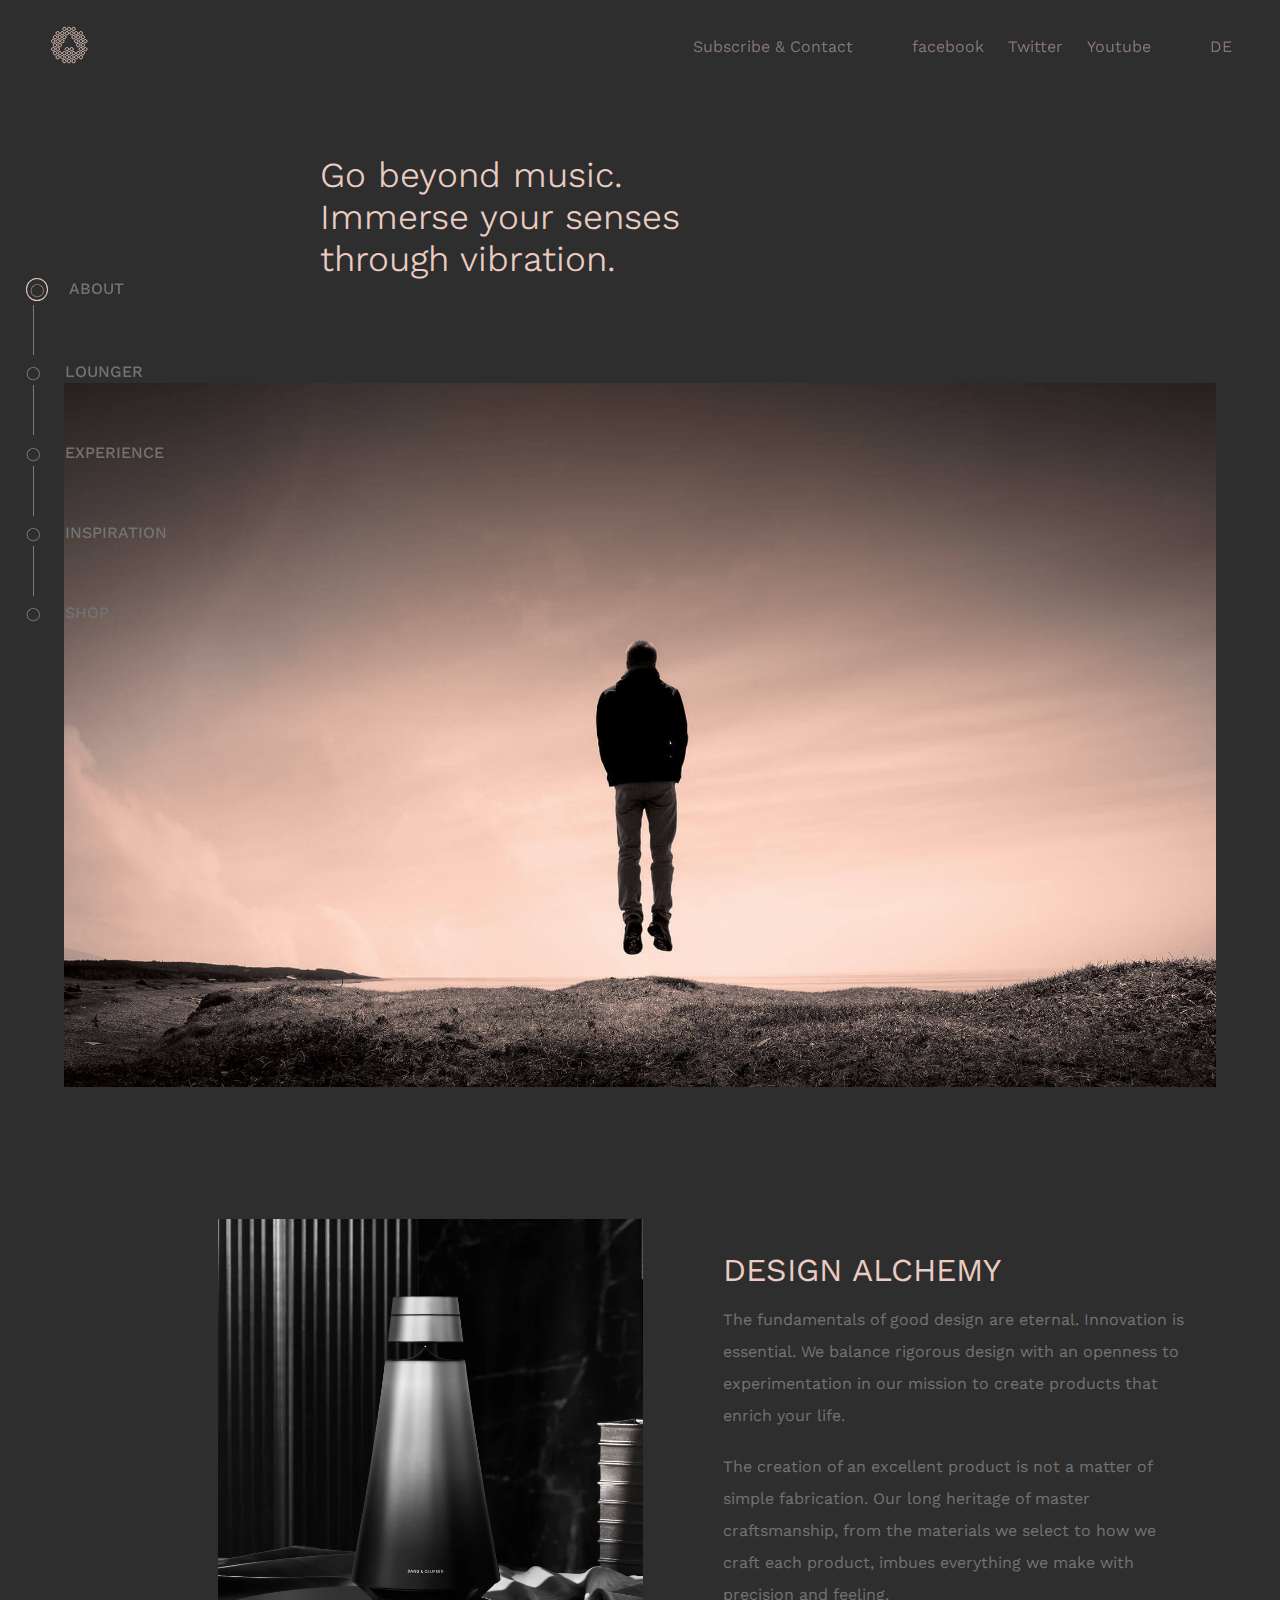
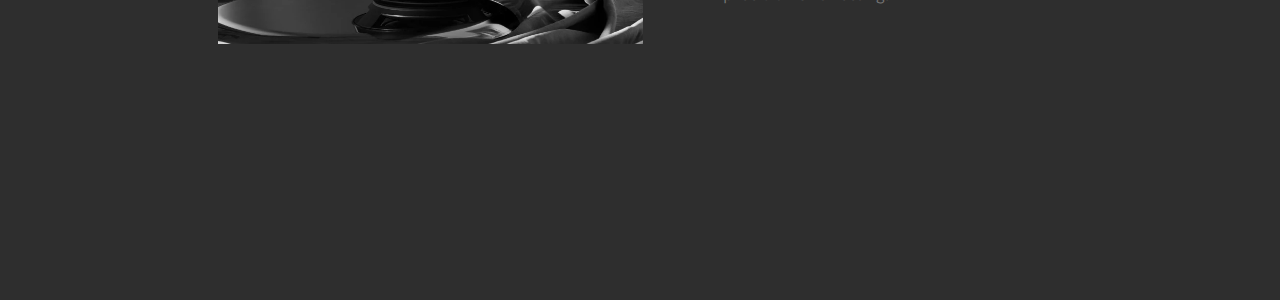
<file: index.html>
<!DOCTYPE html>
<html lang="en">

<head>
    <meta charset="UTF-8">
    <meta http-equiv="X-UA-Compatible" content="IE=edge">
    <meta name="viewport" content="width=device-width, initial-scale=1.0">
    <title>Document</title>
    <link rel="stylesheet" href="assets/css/style.css">
    <link rel="stylesheet" href="assets/css/about.css">
</head>

<body>
    <header>
        <!-- --------------- NAVIGATION TOP -------------------------- -->
        <nav id="navigationTop">
            <a href="#"><img src="assets/img/logo.svg" alt="logo"></a>
            <ul>
                <li><a href="assets/html/contact.html">Subscribe & Contact</a></li>
                <li><a href="#">facebook</a></li>
                <li><a href="#">Twitter</a></li>
                <li><a href="#">Youtube</a></li>
                <li><a href="#">DE</a></li>
            </ul>
        </nav>
        <!-- --------------- MIDLLE HEADLINE AND PICS  -------------------------- -->

        <h2>Go beyond music. <br> Immerse your senses <br> through vibration.</h2>
        <div><img src="assets/img/section-about-1.jpg" alt="" class="img1"></div>

        <!-- --------------------- ARTICLE UNTEN -------------------- -->
        <article>
            <img src="assets/img/BS1_NYC_Home.webp" alt="" class="img2">
            <div class="designAlchemy">
                <h3>DESIGN ALCHEMY </h3>
                <p>The fundamentals of good design are eternal. Innovation is essential. We balance rigorous design
                    with an openness to experimentation in our mission to create products that enrich your life. <br>
                </p>
                <br>
                <p>The creation of an excellent product is not a matter of simple fabrication. Our long heritage of
                    master craftsmanship, from the materials we select to how we craft each product, imbues
                    everything we make with precision and feeling.</p>
            </div>
        </article>
        <!-- --------------- NAVIGATION LEFT -------------------------- -->
        <aside>
            <nav id="navigationLeft">
                <ul>
                    <div class="outerCircle">
                        <li><span>&#9711;</span><a href="index.html">ABOUT</a></li>
                    </div>

                    <div class="line"></div>

                    <li><span>&#9711;</span><a href="./assets/html/lounger.html">LOUNGER</a></li>

                    <div class="line"></div>

                    <li><span>&#9711;</span><a href="./assets/html/experience.html">EXPERIENCE</a></li>

                    <div class="line"></div>

                    <li><span>&#9711;</span><a href="./assets/html/inspiration.html">INSPIRATION</a>
                    </li>

                    <div class="line"></div>

                    <li><span>&#9711;</span><a href="./assets/html/shop.html">SHOP</a></li>
                </ul>
            </nav>
        </aside>

</body>

</html>
</file>
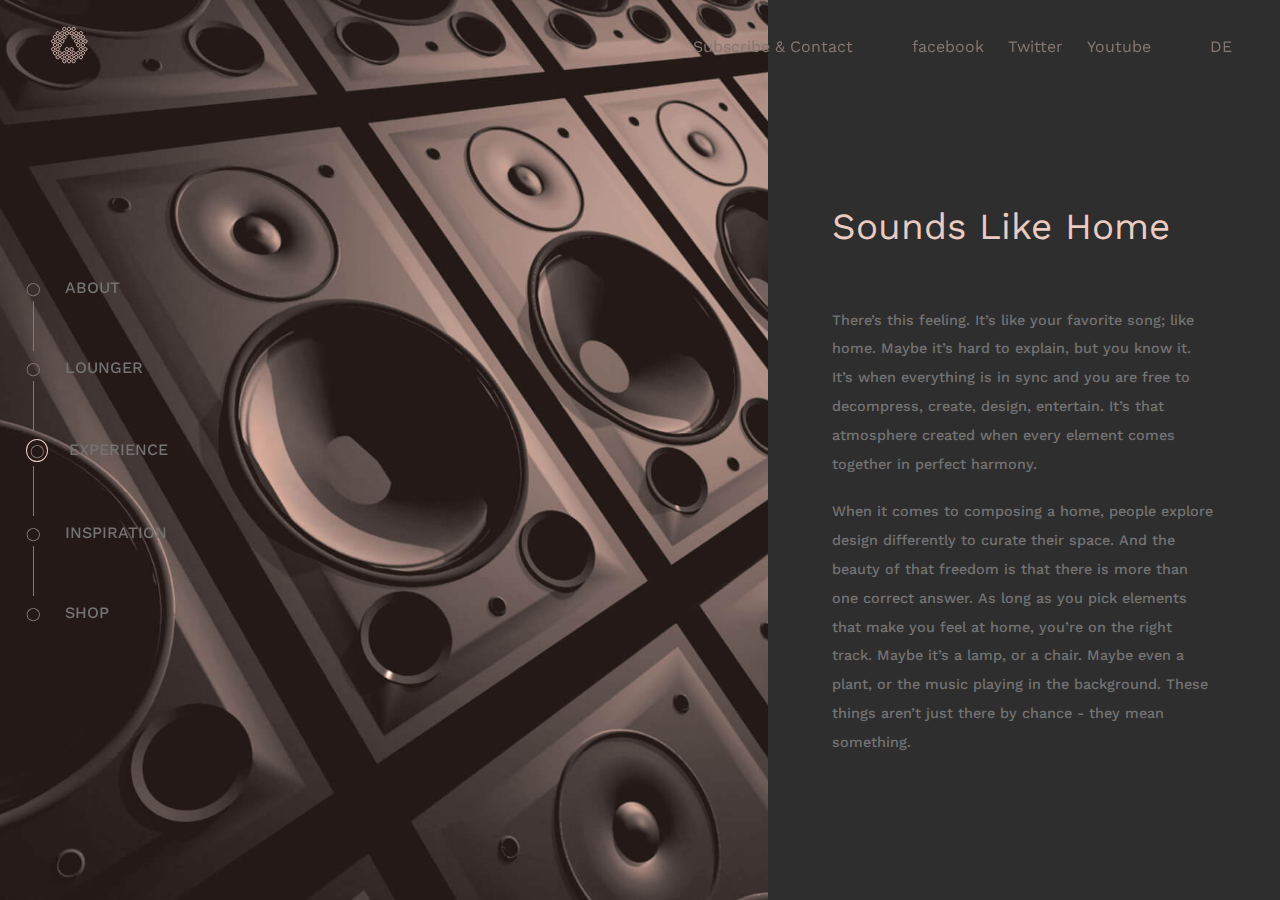
<file: assets/html/experience.html>
<!DOCTYPE html>
<html lang="en">

<head>
    <meta charset="UTF-8">
    <meta http-equiv="X-UA-Compatible" content="IE=edge">
    <meta name="viewport" content="width=device-width, initial-scale=1.0">
    <link rel="stylesheet" href="../css/style.css">
    <link rel="stylesheet" href="../css/experience.css">
    <title>Document</title>
</head>

<body>
    <header>
        <!-- --------------- NAVIGATION TOP -------------------------- -->
        <nav id="navigationTop">
            <a href="#"><img src="../img/logo.svg" alt="logo"></a>
            <ul>
                <li><a href="assets/html/contact.html">Subscribe & Contact</a></li>
                <li><a href="#">facebook</a></li>
                <li><a href="#">Twitter</a></li>
                <li><a href="#">Youtube</a></li>
                <li><a href="#">DE</a></li>
            </ul>
        </nav>

        <!-- --------------- NAVIGATION LEFT -------------------------- -->
        <nav id="navigationLeft">
            <ul>
                <div>
                    <li><span>&#9711;</span><a href="../../index.html">ABOUT</a></li>
                </div>

                <div class="line"></div>

                <div>
                    <li><span>&#9711;</span><a href="../html/lounger.html">LOUNGER</a></li>
                </div>

                <div class="line"></div>

                <div class="outerCircle">
                    <li><span>&#9711;</span><a href="#">EXPERIENCE</a></li>
                </div>
                

                <div class="line"></div>

                <li><span>&#9711;</span><a href="../html/inspiration.html">INSPIRATION</a>
                </li>

                <div class="line"></div>

                <li><span>&#9711;</span><a href="../html/shop.html">SHOP</a></li>
            </ul>
        </nav>
        </aside>
    </header>

    <main>
        <section id="experiance">
            <div class="boxen"></div>
            <div class="text">
                <h1>Sounds Like Home </h1>
                <p>
                    There’s this feeling. It’s like your favorite song; like home. Maybe it’s hard to explain, but you
                    know it. It’s when everything is in sync and you are free to decompress, create, design, entertain.
                    It’s that atmosphere created when every element comes together in perfect harmony.
                </p>
<br>
                <p>
                    When it comes to composing a home, people explore design differently to curate their space. And the
                    beauty of that freedom is that there is more than one correct answer. As long as you pick elements
                    that make you feel at home, you’re on the right track. Maybe it’s a lamp, or a chair. Maybe even a
                    plant, or the music playing in the background. These things aren’t just there by chance - they mean
                    something.
                </p>

            </div>
        </section>
    </main>
</body>

</html>
</file>
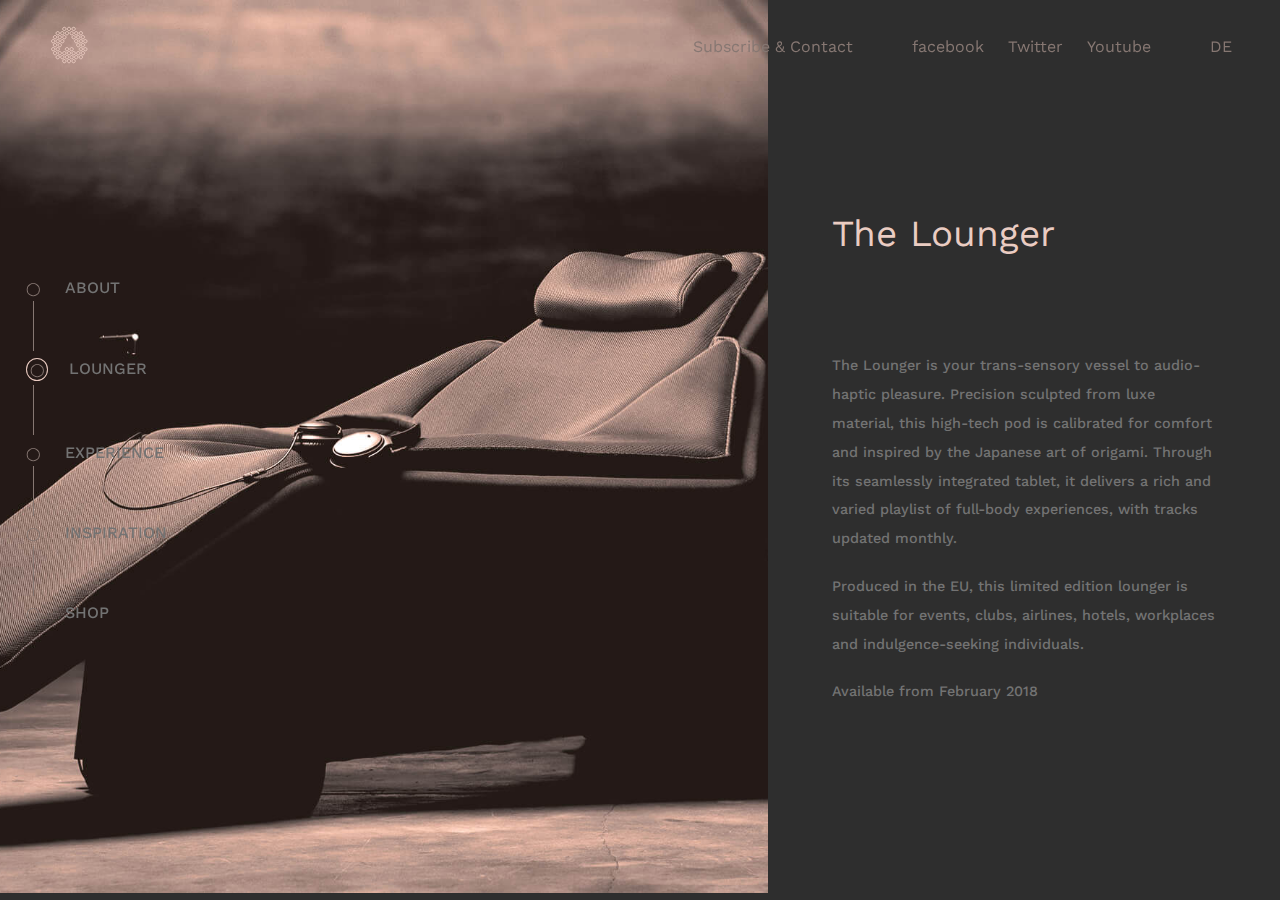
<file: assets/html/lounger.html>
<!DOCTYPE html>
<html lang="en">

<head>
    <meta charset="UTF-8">
    <meta http-equiv="X-UA-Compatible" content="IE=edge">
    <meta name="viewport" content="width=device-width, initial-scale=1.0">
    <link rel="stylesheet" href="../css/style.css">
    <link rel="stylesheet" href="../css/lounger.css">
    <title>Document</title>
</head>

<body>
    <header>
        <!-- --------------- NAVIGATION TOP -------------------------- -->
        <nav id="navigationTop">
            <a href="#"><img src="../img/logo.svg" alt="logo"></a>
            <ul>
                <li><a href="assets/html/contact.html">Subscribe & Contact</a></li>
                <li><a href="#">facebook</a></li>
                <li><a href="#">Twitter</a></li>
                <li><a href="#">Youtube</a></li>
                <li><a href="#">DE</a></li>
            </ul>
        </nav>

        <!-- --------------- NAVIGATION LEFT -------------------------- -->
        <aside>
            <nav id="navigationLeft">
                <ul>
                    <div>
                        <li><span>&#9711;</span><a href="../../index.html">ABOUT</a></li>
                    </div>

                    <div class="line"></div>

                    <div class="outerCircle">
                        <li><span>&#9711;</span><a href="#">LOUNGER</a></li>
                    </div>

                    <div class="line"></div>

                    <li><span>&#9711;</span><a href="../html/experience.html">EXPERIENCE</a></li>

                    <div class="line"></div>

                    <li><span>&#9711;</span><a href="../html/inspiration.html">INSPIRATION</a>
                    </li>

                    <div class="line"></div>

                    <li><span>&#9711;</span><a href="../html/shop.html">SHOP</a></li>
                </ul>
            </nav>
        </aside>
    </header>

    <main>
        <section id="lounger">
            <div class="voyager"></div>
            <div>
                <h1>The Lounger</h1>
                <p>
                    The Lounger is your trans-sensory vessel to audio-haptic pleasure. Precision sculpted from luxe
                    material, this high-tech pod is calibrated for comfort and inspired by the Japanese art of origami.
                    Through its seamlessly integrated tablet, it delivers a rich and varied playlist of full-body
                    experiences, with tracks updated monthly.
                </p>
                <br>
                <p>
                    Produced in the EU, this limited edition lounger is suitable for events, clubs, airlines, hotels,
                    workplaces and indulgence-seeking individuals.
                </p>
                <br>
                <p>
                    Available from February 2018
                </p>
            </div>
        </section>
    </main>
</body>

</html>
</file>
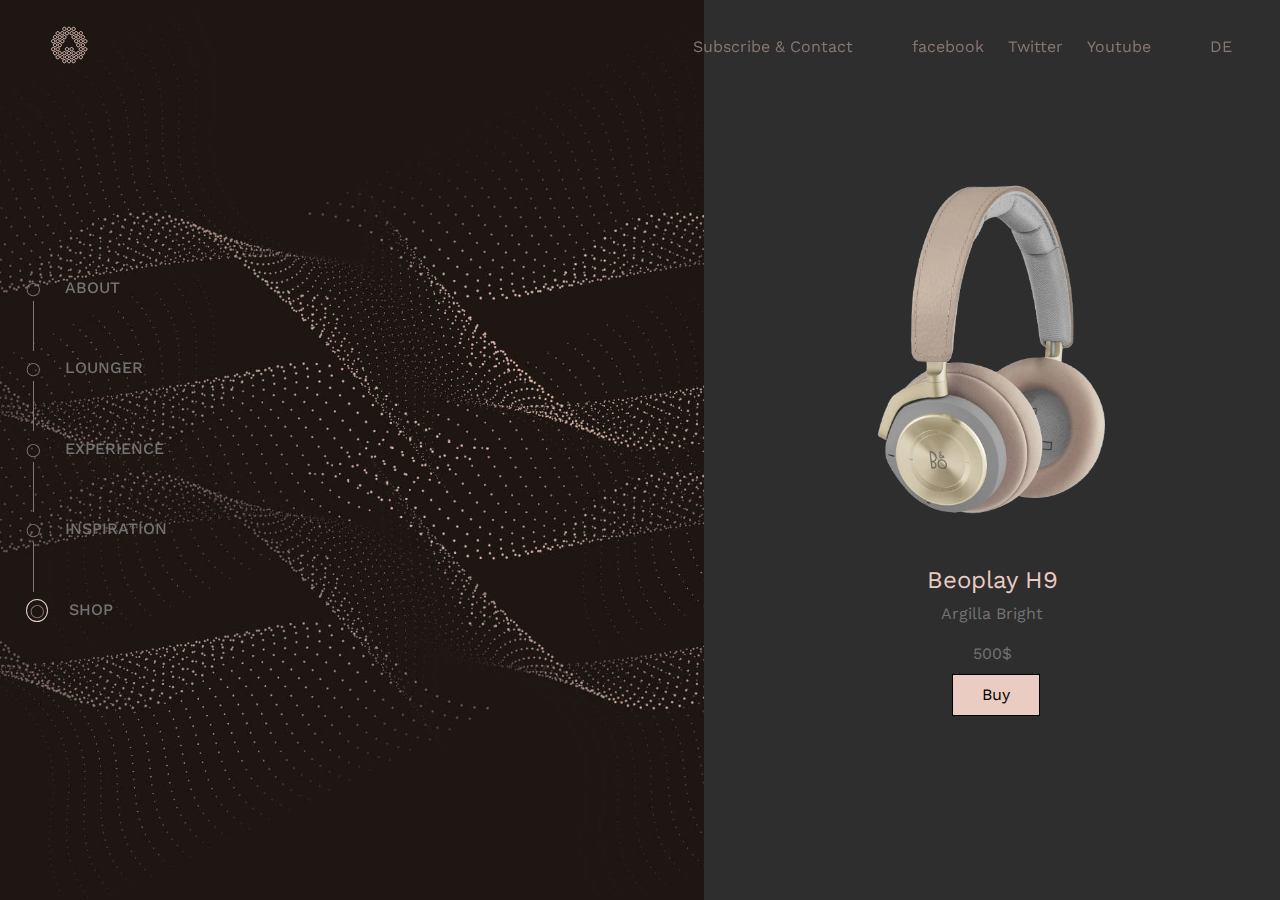
<file: assets/html/shop.html>
<!DOCTYPE html>
<html lang="en">

<head>
    <meta charset="UTF-8">
    <meta http-equiv="X-UA-Compatible" content="IE=edge">
    <meta name="viewport" content="width=device-width, initial-scale=1.0">
    <link rel="stylesheet" href="../css/style.css">
    <link rel="stylesheet" href="../css/shop.css">
    <title>Document</title>
</head>

<body>
    <header>
        <!-- --------------- NAVIGATION TOP -------------------------- -->
        <nav id="navigationTop">
            <a href="#"><img src="../img/logo.svg" alt="logo"></a>
            <ul>
                <li><a href="assets/html/contact.html">Subscribe & Contact</a></li>
                <li><a href="#">facebook</a></li>
                <li><a href="#">Twitter</a></li>
                <li><a href="#">Youtube</a></li>
                <li><a href="#">DE</a></li>
            </ul>
        </nav>

        <!-- --------------- NAVIGATION LEFT -------------------------- -->
        <aside>
            <nav id="navigationLeft">
                <ul>
                    <div>
                        <li><span>&#9711;</span><a href="../../index.html">ABOUT</a></li>
                    </div>

                    <div class="line"></div>


                    <li><span>&#9711;</span><a href="../html/lounger.html">LOUNGER</a></li>


                    <div class="line"></div>

                    <li><span>&#9711;</span><a href="../html/experience.html">EXPERIENCE</a></li>

                    <div class="line"></div>

                    <li><span>&#9711;</span><a href="../html/inspiration.html">INSPIRATION</a>
                    </li>

                    <div class="line"></div>

                    <div class="outerCircle">
                        <li><span>&#9711;</span><a href="#">SHOP</a></li>
                    </div>

                </ul>
            </nav>
        </aside>
    </header>

    <main>
        <section id="shop">
            <div class="imgLeft">
            </div>

            <div class="shop-article">
                <div class="slide">
                    <div><img src="../img/beoplay-h9-1.webp" alt=""></div>
                    <!-- <div><img src="../img/beoplay-h9-2.webp" alt=""></div>
                    <div><img src="../img/beoplay-h9-3.webp" alt=""></div> -->
                </div>

                <h2>Beoplay H9</h2>
                <p> Argilla Bright</p>
                <p>500$</p>
                <p class="buy">Buy</p>
        </section>
    </main>

</body>

</html>
</file>
<file: assets/css/style.css>
@import url('https://fonts.googleapis.com/css2?family=Work+Sans:wght@100;200;300;400;500;600;700;800;900&display=swap');

/* 
font-family: 'Work Sans', sans-serif; 
Farben: #2e2e2e / #867772 / rgb(234, 204, 194) / #ebccc2 / #fff / rgb(115, 115, 115)
*/

*{
    margin: 0;
    padding: 0;
}

html{
    scroll-behavior: smooth;
}

body{
    /* default font size */
    font-size: 16px;
    font-family: 'Work Sans', sans-serif;
    background-color: #2e2e2e;
}

/* --------------- NAVIGATION TOP -------------------------- */
#navigationTop {
    position: fixed;
    top: 0;
    left: 0;
    right: 0;
    display: flex; 
    padding: 2% 0 0 4%;
    
}

#navigationTop ul {
    display: flex;
    align-items: center;
    list-style: none;
    width: 100%;
}

#navigationTop ul {
    justify-self: end;
    justify-content: flex-end;
    align-items: center;
}

#navigationTop a{
    text-decoration: none;
    color: #867772;
    transition: 0.3s;
}

#navigationTop li {
    margin: 0 1%;
}
#navigationTop li:first-of-type,
#navigationTop li:last-of-type {
    margin: 0 4%;
}

#navigationTop a:hover {
    color: #ebccc2;
    transition: 0.5s;
    text-decoration: underline;
}


/* --------------- NAVIGATION LEFT -------------------------- */
#navigationLeft {
    position: fixed;
    height: 100vh;
    top: 0;
    left: 2%;
    display: flex;
    align-items: center;
}

#navigationLeft ul {
list-style: none;
}

#navigationLeft a{
    color: rgb(115, 115, 115);
    text-decoration: none;
    padding-left: 24px;
    transition: 0.3s;
    font-weight: 500;
    font-size: 1em;
}

#navigationLeft span {
    font-size: 0.8em;
    color: #867772;
}

#navigationLeft a:hover {
    color: white;
    transition: 0.5s;
}

#navigationLeft .line{
    background-color: #867772;
    height: 50px;
    margin-top: 3%;
    margin-right: 94.90%;
    margin-bottom: 5%;
    margin-left: 5%;
    

} 

#navigationLeft .outerCircle {
    width: 17px;
    height: 20px;
    border: 1.5px solid #ebccc2;
    border-radius: 50%;
    padding-left: 3px;
    padding-bottom: 1px;
}
</file>
<file: assets/css/about.css>
/* --------------- MIDLLE HEADLINE AND PICS  -------------------------- */
header h2{
    color:rgb(234, 204, 194);
    font-size: 2.2em;
    margin: 12% 25% 3% 25%;
    font-weight: 350;
    line-height: 1.2em;
}

.img1{
    width: 90%;
    margin: 5%;
}
/* --------------------- ARTICLE UNTEN -------------------- */
.img2{
    width: 40%;
    height:40%
}

article{
    display: flex;
    margin: 5% 0 20% 17%;
    align-items: center;
}

article h3{
    font-weight: 400;
    font-size: 2em;
    color: #ebccc2 ;
    padding-bottom: 15px;
}

article p{
    color:rgb(115, 115, 115);
    width: 85%;
    line-height: 2em;
}

.designAlchemy{
    padding-left: 80px;
}
</file>
<file: assets/css/experience.css>
#experiance {
    display: flex;
    align-items: center;
}
#experiance div {
    width: 30%;
    padding-left: 5%;
    /* padding-bottom: 12%; */
}
#experiance .boxen {
    background: url(../img/section-experience-1.jpg) center/cover no-repeat;
    width: 55%;
    height: 100vh;
}

h1{
    color: rgb(234, 204, 194);
    font-weight: normal;
    font-size: 2.3em;
    margin-top: 16%;
    padding-bottom: 15%;
}

p{
    color: rgb(115, 115, 115);
    line-height: 2em;
    font-size: 0.9em;
    font-weight: 500;
}
</file>
<file: assets/css/lounger.css>
#lounger {
    display: flex;
    align-items: center;
}
#lounger div {
    width: 30%;
    padding-left: 5%;
    padding-bottom: 10%;
}
#lounger .voyager {
    background: url(../img/section-voyager.jpg) center/cover no-repeat;
    width:55%;
    height: 85vh;
}
h1{
    color: rgb(234, 204, 194);
    font-weight: normal;
    font-size: 2.3em;
    margin-top: 40%;
    padding-bottom: 25%;
}

p{
    color: rgb(115, 115, 115);
    line-height: 2em;
    font-size: 0.9em;
    font-weight: 500;
}
</file>
<file: assets/css/shop.css>
#shop {
    display: flex;
    align-items: center;
}
#shop > div {
    width: 45%;
}
#shop .imgLeft {
    background: url(../img/section-composition4.jpg) center/cover no-repeat;
    width: 55%;
    height: 100vh;
}
#shop h2 {
    padding-top: 2em;
    color: rgb(234, 204, 194);
    font-weight: normal;
}
p {
    line-height: 2.5;
    color: rgb(115, 115, 115);
}

.shop-article {
    text-align: center;
}

.slide img{
    width: 40%;
}

.buy{
    color: #000;
    font-weight: 400;
    border: 1px solid;
    background-color: rgb(234, 204, 194);
    width: 15%;
    margin-left: 43%;
}


/* 
BS mit Klaus, wie?
.slide {
    margin: 0 auto;
    height: 50vh;
    width: 50vh;
    overflow: hidden;
    position: relative;
}
.slide > div {
    width: 100%;
    height: 100%;
    position: absolute;
    animation: slide 30s infinite;
    opacity: 1;
    transform: scale(0.8);
}
.slide img {
    height: 100%;
}
.slide > div:nth-child(2) {
    animation-delay: 10s;
}
.slide > div:nth-child(3) {
    animation-delay: 20s;
} */
</file>
